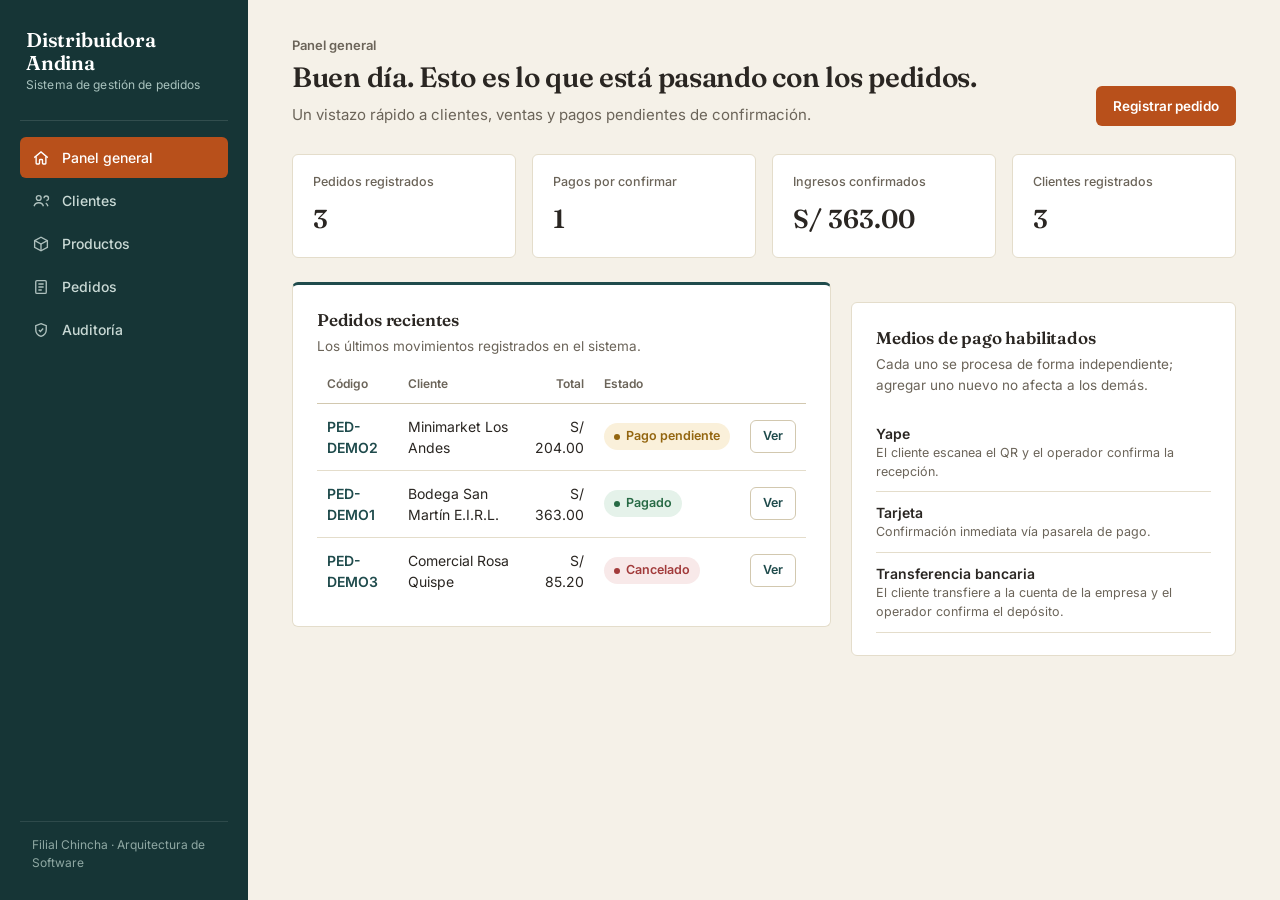
<file: index.html>
<!DOCTYPE html>
<html lang="es">
<head>
<meta charset="UTF-8">
<meta name="viewport" content="width=device-width, initial-scale=1.0">
<title>Panel general · Distribuidora Andina</title>
<link rel="stylesheet" href="css/styles.css">
</head>
<body>
<div class="shell">
  <aside class="sidebar">
    <div class="brand">
      <span class="brand-word">Distribuidora<br>Andina</span>
      <span class="brand-sub">Sistema de gestión de pedidos</span>
    </div>
    <div class="sidebar-divider"></div>
    <nav class="nav">
      <a href="index.html" aria-current="page">
        <svg viewBox="0 0 24 24" fill="none" stroke="currentColor" stroke-width="1.8"><path d="M3 11.5 12 4l9 7.5"/><path d="M5.5 10v9a1 1 0 0 0 1 1H9a1 1 0 0 0 1-1v-4a1 1 0 0 1 1-1h2a1 1 0 0 1 1 1v4a1 1 0 0 0 1 1h2.5a1 1 0 0 0 1-1v-9"/></svg>
        Panel general
      </a>
      <a href="clientes.html">
        <svg viewBox="0 0 24 24" fill="none" stroke="currentColor" stroke-width="1.8"><circle cx="9" cy="8" r="3.2"/><path d="M2.8 19c.7-3 3-4.7 6.2-4.7s5.5 1.7 6.2 4.7"/><path d="M16 8.3a3 3 0 1 1 3.2 3"/><path d="M21.2 19c-.4-1.9-1.4-3.3-2.9-4.1"/></svg>
        Clientes
      </a>
      <a href="productos.html">
        <svg viewBox="0 0 24 24" fill="none" stroke="currentColor" stroke-width="1.8"><path d="M3.5 7.5 12 3l8.5 4.5v9L12 21l-8.5-4.5v-9Z"/><path d="M3.7 7.6 12 12l8.3-4.4"/><path d="M12 12v9"/></svg>
        Productos
      </a>
      <a href="pedidos.html">
        <svg viewBox="0 0 24 24" fill="none" stroke="currentColor" stroke-width="1.8"><rect x="5" y="3.5" width="14" height="17" rx="1.6"/><path d="M8.5 8h7M8.5 12h7M8.5 16h4.5"/></svg>
        Pedidos
      </a>
      <a href="auditoria.html">
        <svg viewBox="0 0 24 24" fill="none" stroke="currentColor" stroke-width="1.8"><path d="M12 3.5 19 6.3v5.4c0 4.4-2.9 7.6-7 8.8-4.1-1.2-7-4.4-7-8.8V6.3Z"/><path d="M9.2 12.1l2 2 3.7-4"/></svg>
        Auditoría
      </a>
    </nav>
    <div class="sidebar-foot">Filial Chincha · Arquitectura de Software</div>
  </aside>

  <main class="main">
    <div class="page-head">
      <div>
        <p class="eyebrow">Panel general</p>
        <h1>Buen día. Esto es lo que está pasando con los pedidos.</h1>
        <p>Un vistazo rápido a clientes, ventas y pagos pendientes de confirmación.</p>
      </div>
      <a class="btn btn-accent" href="pedidos.html#nuevo">Registrar pedido</a>
    </div>

    <div class="kpi-row" id="kpi-row"></div>

    <div class="grid-2">
      <section class="panel panel-accent">
        <h2>Pedidos recientes</h2>
        <p class="panel-desc">Los últimos movimientos registrados en el sistema.</p>
        <div id="pedidos-recientes"></div>
      </section>

      <section class="panel">
        <h2>Medios de pago habilitados</h2>
        <p class="panel-desc">Cada uno se procesa de forma independiente; agregar uno nuevo no afecta a los demás.</p>
        <div id="medios-pago"></div>
      </section>
    </div>
  </main>
</div>

<script src="js/eventstore.js"></script>
<script src="js/domain.js"></script>
<script src="js/payments.js"></script>
<script src="js/data.js"></script>
<script src="js/commands.js"></script>
<script src="js/queries.js"></script>
<script src="js/ui-common.js"></script>
<script src="js/seed.js"></script>
<script>
  const kpis = App.Queries.kpis();
  document.getElementById('kpi-row').innerHTML = `
    <div class="kpi">
      <div class="kpi-label">Pedidos registrados</div>
      <div class="kpi-value">${kpis.totalPedidos}</div>
    </div>
    <div class="kpi">
      <div class="kpi-label">Pagos por confirmar</div>
      <div class="kpi-value">${kpis.pendientesPago}</div>
    </div>
    <div class="kpi">
      <div class="kpi-label">Ingresos confirmados</div>
      <div class="kpi-value">${App.UI.formatoMoneda(kpis.ingresosConfirmados)}</div>
    </div>
    <div class="kpi">
      <div class="kpi-label">Clientes registrados</div>
      <div class="kpi-value">${kpis.totalClientes}</div>
    </div>
  `;

  const recientes = App.Queries.listarPedidos().slice(0, 5);
  const cont = document.getElementById('pedidos-recientes');
  if (recientes.length === 0) {
    cont.innerHTML = `<div class="empty-state"><h3>Aún no hay pedidos</h3><p>Registra el primero desde el módulo de Pedidos.</p><a class="btn btn-primary" href="pedidos.html#nuevo">Registrar pedido</a></div>`;
  } else {
    cont.innerHTML = `
      <table>
        <thead><tr><th>Código</th><th>Cliente</th><th class="num">Total</th><th>Estado</th><th></th></tr></thead>
        <tbody>
          ${recientes.map(p => {
            const cliente = App.Data.obtenerCliente(p.clienteId);
            return `<tr>
              <td><span class="code">${p.id}</span></td>
              <td>${App.UI.escapeHtml(cliente ? cliente.nombre : 'Cliente eliminado')}</td>
              <td class="num">${App.UI.formatoMoneda(p.total)}</td>
              <td>${App.UI.badgeEstado(p.estado)}</td>
              <td><a class="btn btn-ghost btn-sm" href="pedido.html?id=${encodeURIComponent(p.id)}">Ver</a></td>
            </tr>`;
          }).join('')}
        </tbody>
      </table>
    `;
  }

  document.getElementById('medios-pago').innerHTML = App.Payments.listar().map(m => `
    <div style="padding:10px 0;border-bottom:1px solid var(--border);">
      <div style="font-weight:600;font-size:14px;">${m.label}</div>
      <div style="font-size:12.5px;color:var(--ink-soft);">${m.descripcion}</div>
    </div>
  `).join('');
</script>
</body>
</html>
</file>
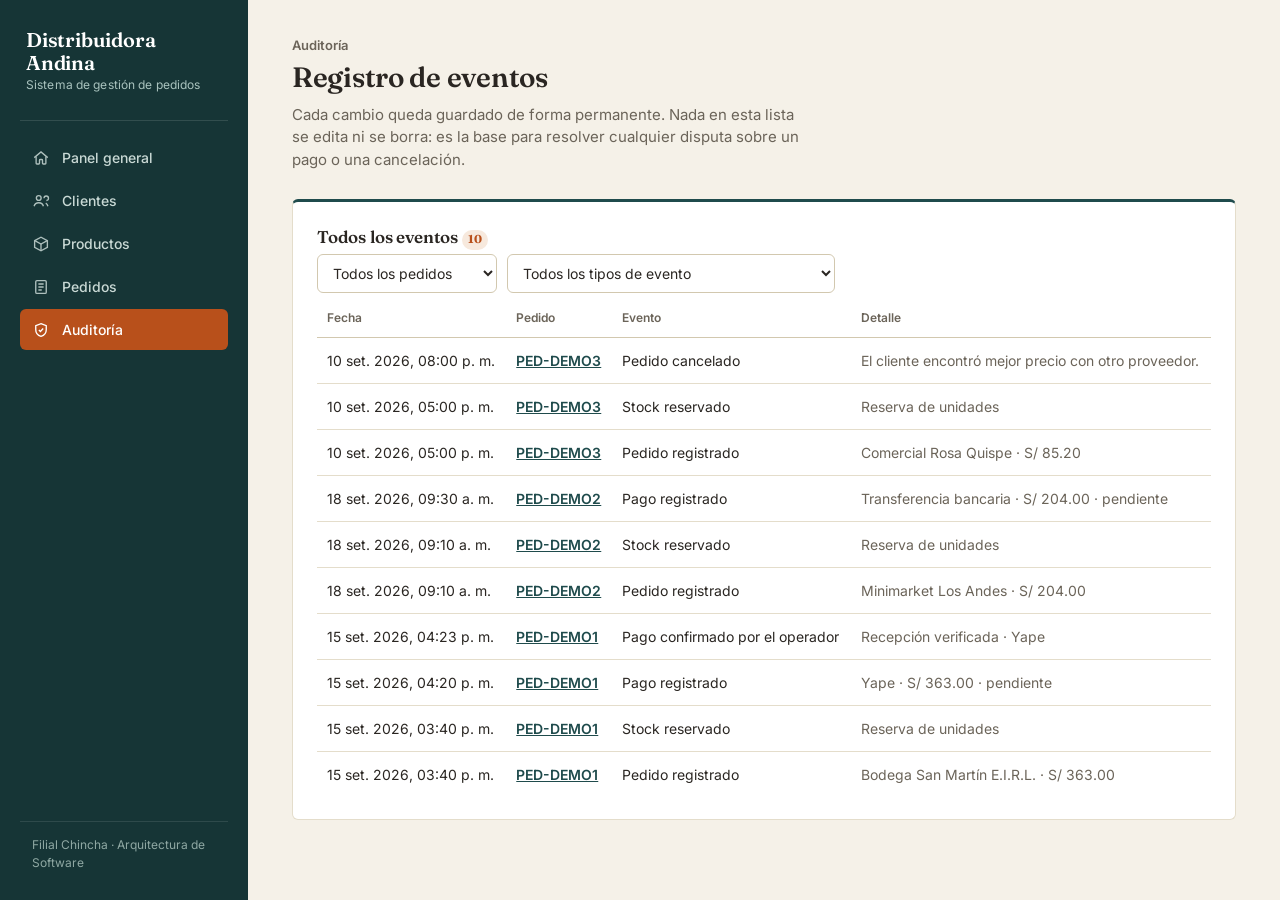
<file: auditoria.html>
<!DOCTYPE html>
<html lang="es">
<head>
<meta charset="UTF-8">
<meta name="viewport" content="width=device-width, initial-scale=1.0">
<title>Auditoría · Distribuidora Andina</title>
<link rel="stylesheet" href="css/styles.css">
</head>
<body>
<div class="shell">
  <aside class="sidebar">
    <div class="brand">
      <span class="brand-word">Distribuidora<br>Andina</span>
      <span class="brand-sub">Sistema de gestión de pedidos</span>
    </div>
    <div class="sidebar-divider"></div>
    <nav class="nav">
      <a href="index.html">
        <svg viewBox="0 0 24 24" fill="none" stroke="currentColor" stroke-width="1.8"><path d="M3 11.5 12 4l9 7.5"/><path d="M5.5 10v9a1 1 0 0 0 1 1H9a1 1 0 0 0 1-1v-4a1 1 0 0 1 1-1h2a1 1 0 0 1 1 1v4a1 1 0 0 0 1 1h2.5a1 1 0 0 0 1-1v-9"/></svg>
        Panel general
      </a>
      <a href="clientes.html">
        <svg viewBox="0 0 24 24" fill="none" stroke="currentColor" stroke-width="1.8"><circle cx="9" cy="8" r="3.2"/><path d="M2.8 19c.7-3 3-4.7 6.2-4.7s5.5 1.7 6.2 4.7"/><path d="M16 8.3a3 3 0 1 1 3.2 3"/><path d="M21.2 19c-.4-1.9-1.4-3.3-2.9-4.1"/></svg>
        Clientes
      </a>
      <a href="productos.html">
        <svg viewBox="0 0 24 24" fill="none" stroke="currentColor" stroke-width="1.8"><path d="M3.5 7.5 12 3l8.5 4.5v9L12 21l-8.5-4.5v-9Z"/><path d="M3.7 7.6 12 12l8.3-4.4"/><path d="M12 12v9"/></svg>
        Productos
      </a>
      <a href="pedidos.html">
        <svg viewBox="0 0 24 24" fill="none" stroke="currentColor" stroke-width="1.8"><rect x="5" y="3.5" width="14" height="17" rx="1.6"/><path d="M8.5 8h7M8.5 12h7M8.5 16h4.5"/></svg>
        Pedidos
      </a>
      <a href="auditoria.html" aria-current="page">
        <svg viewBox="0 0 24 24" fill="none" stroke="currentColor" stroke-width="1.8"><path d="M12 3.5 19 6.3v5.4c0 4.4-2.9 7.6-7 8.8-4.1-1.2-7-4.4-7-8.8V6.3Z"/><path d="M9.2 12.1l2 2 3.7-4"/></svg>
        Auditoría
      </a>
    </nav>
    <div class="sidebar-foot">Filial Chincha · Arquitectura de Software</div>
  </aside>

  <main class="main">
    <div class="page-head">
      <div>
        <p class="eyebrow">Auditoría</p>
        <h1>Registro de eventos</h1>
        <p>Cada cambio queda guardado de forma permanente. Nada en esta lista se edita ni se borra: es la base para resolver cualquier disputa sobre un pago o una cancelación.</p>
      </div>
    </div>

    <section class="panel panel-accent">
      <h2>Todos los eventos <span class="pill-count" id="contador-eventos">0</span></h2>
      <div class="filter-bar">
        <select id="filtro-pedido"><option value="">Todos los pedidos</option></select>
        <select id="filtro-tipo">
          <option value="">Todos los tipos de evento</option>
          <option value="PedidoRegistrado">Pedido registrado</option>
          <option value="StockReservado">Stock reservado</option>
          <option value="PagoRegistrado">Pago registrado</option>
          <option value="PagoConfirmado">Pago confirmado por el operador</option>
          <option value="TransferenciaConfirmada">Transferencia confirmada (registro antiguo)</option>
          <option value="PedidoCancelado">Pedido cancelado</option>
        </select>
      </div>
      <div id="tabla-eventos"></div>
    </section>
  </main>
</div>

<script src="js/eventstore.js"></script>
<script src="js/domain.js"></script>
<script src="js/payments.js"></script>
<script src="js/data.js"></script>
<script src="js/commands.js"></script>
<script src="js/queries.js"></script>
<script src="js/ui-common.js"></script>
<script src="js/seed.js"></script>
<script>
  const pedidoIds = App.EventStore.idsDePedidos();
  document.getElementById('filtro-pedido').innerHTML += pedidoIds.map(id => `<option value="${id}">${id}</option>`).join('');

  function resumenPayload(evento) {
    switch (evento.tipo) {
      case 'PedidoRegistrado': {
        const cliente = App.Data.obtenerCliente(evento.payload.clienteId);
        return `${App.UI.escapeHtml(cliente ? cliente.nombre : evento.payload.clienteId)} · ${App.UI.formatoMoneda(evento.payload.total)}`;
      }
      case 'PagoRegistrado': {
        const medio = App.Payments.obtener(evento.payload.medio);
        return `${medio ? medio.label : evento.payload.medio} · ${App.UI.formatoMoneda(evento.payload.monto)} · ${evento.payload.estadoPago === 'CONFIRMADO' ? 'confirmado' : 'pendiente'}`;
      }
      case 'PedidoCancelado':
        return App.UI.escapeHtml(evento.payload.motivo || '—');
      case 'PagoConfirmado': {
        const medio = App.Payments.obtener(evento.payload.medio);
        return `Recepción verificada${medio ? ' · ' + medio.label : ''}`;
      }
      case 'TransferenciaConfirmada':
        return 'Depósito verificado';
      case 'StockReservado':
        return 'Reserva de unidades';
      default:
        return '—';
    }
  }

  function pintar() {
    const filtroPedido = document.getElementById('filtro-pedido').value;
    const filtroTipo = document.getElementById('filtro-tipo').value;
    const eventos = App.Queries.historialCompleto()
      .filter(e => !filtroPedido || e.pedidoId === filtroPedido)
      .filter(e => !filtroTipo || e.tipo === filtroTipo)
      .slice()
      .reverse();

    document.getElementById('contador-eventos').textContent = eventos.length;
    const cont = document.getElementById('tabla-eventos');
    if (eventos.length === 0) {
      cont.innerHTML = `<div class="table-empty">No hay eventos con este filtro.</div>`;
      return;
    }
    cont.innerHTML = `
      <table>
        <thead><tr><th>Fecha</th><th>Pedido</th><th>Evento</th><th>Detalle</th></tr></thead>
        <tbody>
          ${eventos.map(e => `
            <tr>
              <td style="white-space:nowrap;">${App.UI.formatoFecha(e.fecha)}</td>
              <td><a class="code" href="pedido.html?id=${encodeURIComponent(e.pedidoId)}">${e.pedidoId}</a></td>
              <td>${App.Domain.etiquetaEvento(e.tipo)}</td>
              <td style="color:var(--ink-soft);">${resumenPayload(e)}</td>
            </tr>
          `).join('')}
        </tbody>
      </table>
    `;
  }

  document.getElementById('filtro-pedido').addEventListener('change', pintar);
  document.getElementById('filtro-tipo').addEventListener('change', pintar);
  pintar();
</script>
</body>
</html>
</file>
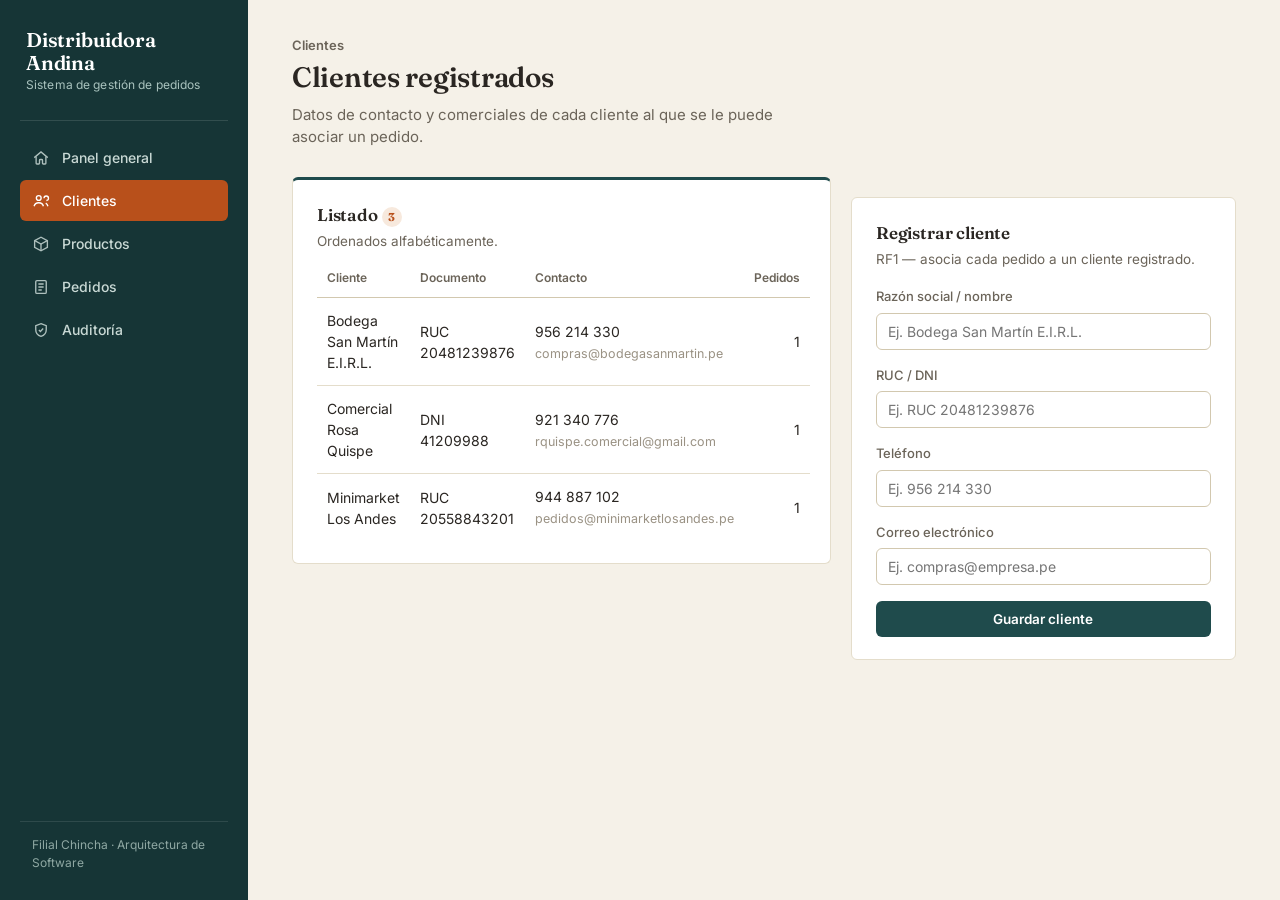
<file: clientes.html>
<!DOCTYPE html>
<html lang="es">
<head>
<meta charset="UTF-8">
<meta name="viewport" content="width=device-width, initial-scale=1.0">
<title>Clientes · Distribuidora Andina</title>
<link rel="stylesheet" href="css/styles.css">
</head>
<body>
<div class="shell">
  <aside class="sidebar">
    <div class="brand">
      <span class="brand-word">Distribuidora<br>Andina</span>
      <span class="brand-sub">Sistema de gestión de pedidos</span>
    </div>
    <div class="sidebar-divider"></div>
    <nav class="nav">
      <a href="index.html">
        <svg viewBox="0 0 24 24" fill="none" stroke="currentColor" stroke-width="1.8"><path d="M3 11.5 12 4l9 7.5"/><path d="M5.5 10v9a1 1 0 0 0 1 1H9a1 1 0 0 0 1-1v-4a1 1 0 0 1 1-1h2a1 1 0 0 1 1 1v4a1 1 0 0 0 1 1h2.5a1 1 0 0 0 1-1v-9"/></svg>
        Panel general
      </a>
      <a href="clientes.html" aria-current="page">
        <svg viewBox="0 0 24 24" fill="none" stroke="currentColor" stroke-width="1.8"><circle cx="9" cy="8" r="3.2"/><path d="M2.8 19c.7-3 3-4.7 6.2-4.7s5.5 1.7 6.2 4.7"/><path d="M16 8.3a3 3 0 1 1 3.2 3"/><path d="M21.2 19c-.4-1.9-1.4-3.3-2.9-4.1"/></svg>
        Clientes
      </a>
      <a href="productos.html">
        <svg viewBox="0 0 24 24" fill="none" stroke="currentColor" stroke-width="1.8"><path d="M3.5 7.5 12 3l8.5 4.5v9L12 21l-8.5-4.5v-9Z"/><path d="M3.7 7.6 12 12l8.3-4.4"/><path d="M12 12v9"/></svg>
        Productos
      </a>
      <a href="pedidos.html">
        <svg viewBox="0 0 24 24" fill="none" stroke="currentColor" stroke-width="1.8"><rect x="5" y="3.5" width="14" height="17" rx="1.6"/><path d="M8.5 8h7M8.5 12h7M8.5 16h4.5"/></svg>
        Pedidos
      </a>
      <a href="auditoria.html">
        <svg viewBox="0 0 24 24" fill="none" stroke="currentColor" stroke-width="1.8"><path d="M12 3.5 19 6.3v5.4c0 4.4-2.9 7.6-7 8.8-4.1-1.2-7-4.4-7-8.8V6.3Z"/><path d="M9.2 12.1l2 2 3.7-4"/></svg>
        Auditoría
      </a>
    </nav>
    <div class="sidebar-foot">Filial Chincha · Arquitectura de Software</div>
  </aside>

  <main class="main">
    <div class="page-head">
      <div>
        <p class="eyebrow">Clientes</p>
        <h1>Clientes registrados</h1>
        <p>Datos de contacto y comerciales de cada cliente al que se le puede asociar un pedido.</p>
      </div>
    </div>

    <div class="grid-2">
      <section class="panel panel-accent">
        <h2>Listado <span class="pill-count" id="contador-clientes">0</span></h2>
        <p class="panel-desc">Ordenados alfabéticamente.</p>
        <div id="tabla-clientes"></div>
      </section>

      <section class="panel">
        <h2>Registrar cliente</h2>
        <p class="panel-desc">RF1 — asocia cada pedido a un cliente registrado.</p>
        <form id="form-cliente">
          <div class="field">
            <label for="nombre">Razón social / nombre</label>
            <input type="text" id="nombre" required placeholder="Ej. Bodega San Martín E.I.R.L.">
          </div>
          <div class="field">
            <label for="documento">RUC / DNI</label>
            <input type="text" id="documento" required placeholder="Ej. RUC 20481239876">
          </div>
          <div class="field">
            <label for="telefono">Teléfono</label>
            <input type="tel" id="telefono" required placeholder="Ej. 956 214 330">
          </div>
          <div class="field">
            <label for="email">Correo electrónico</label>
            <input type="email" id="email" required placeholder="Ej. compras@empresa.pe">
          </div>
          <button class="btn btn-primary btn-block" type="submit">Guardar cliente</button>
        </form>
      </section>
    </div>
  </main>
</div>

<script src="js/eventstore.js"></script>
<script src="js/domain.js"></script>
<script src="js/payments.js"></script>
<script src="js/data.js"></script>
<script src="js/commands.js"></script>
<script src="js/queries.js"></script>
<script src="js/ui-common.js"></script>
<script src="js/seed.js"></script>
<script>
  function pintarClientes() {
    const clientes = App.Data.listarClientes();
    document.getElementById('contador-clientes').textContent = clientes.length;
    const cont = document.getElementById('tabla-clientes');
    if (clientes.length === 0) {
      cont.innerHTML = `<div class="empty-state"><h3>No hay clientes todavía</h3><p>Registra el primero con el formulario.</p></div>`;
      return;
    }
    cont.innerHTML = `
      <table>
        <thead><tr><th>Cliente</th><th>Documento</th><th>Contacto</th><th class="num">Pedidos</th></tr></thead>
        <tbody>
          ${clientes.map(c => {
            const pedidos = App.Queries.listarPedidosPorCliente(c.id);
            return `<tr>
              <td>${App.UI.escapeHtml(c.nombre)}</td>
              <td>${App.UI.escapeHtml(c.documento)}</td>
              <td>${App.UI.escapeHtml(c.telefono)}<br><span style="color:var(--ink-faint);font-size:12.5px;">${App.UI.escapeHtml(c.email)}</span></td>
              <td class="num">${pedidos.length}</td>
            </tr>`;
          }).join('')}
        </tbody>
      </table>
    `;
  }

  document.getElementById('form-cliente').addEventListener('submit', (e) => {
    e.preventDefault();
    try {
      App.Data.registrarCliente({
        nombre: document.getElementById('nombre').value.trim(),
        documento: document.getElementById('documento').value.trim(),
        telefono: document.getElementById('telefono').value.trim(),
        email: document.getElementById('email').value.trim(),
      });
      e.target.reset();
      pintarClientes();
      App.UI.toast('Cliente registrado correctamente.');
    } catch (err) {
      App.UI.manejarError(err);
    }
  });

  pintarClientes();
</script>
</body>
</html>
</file>
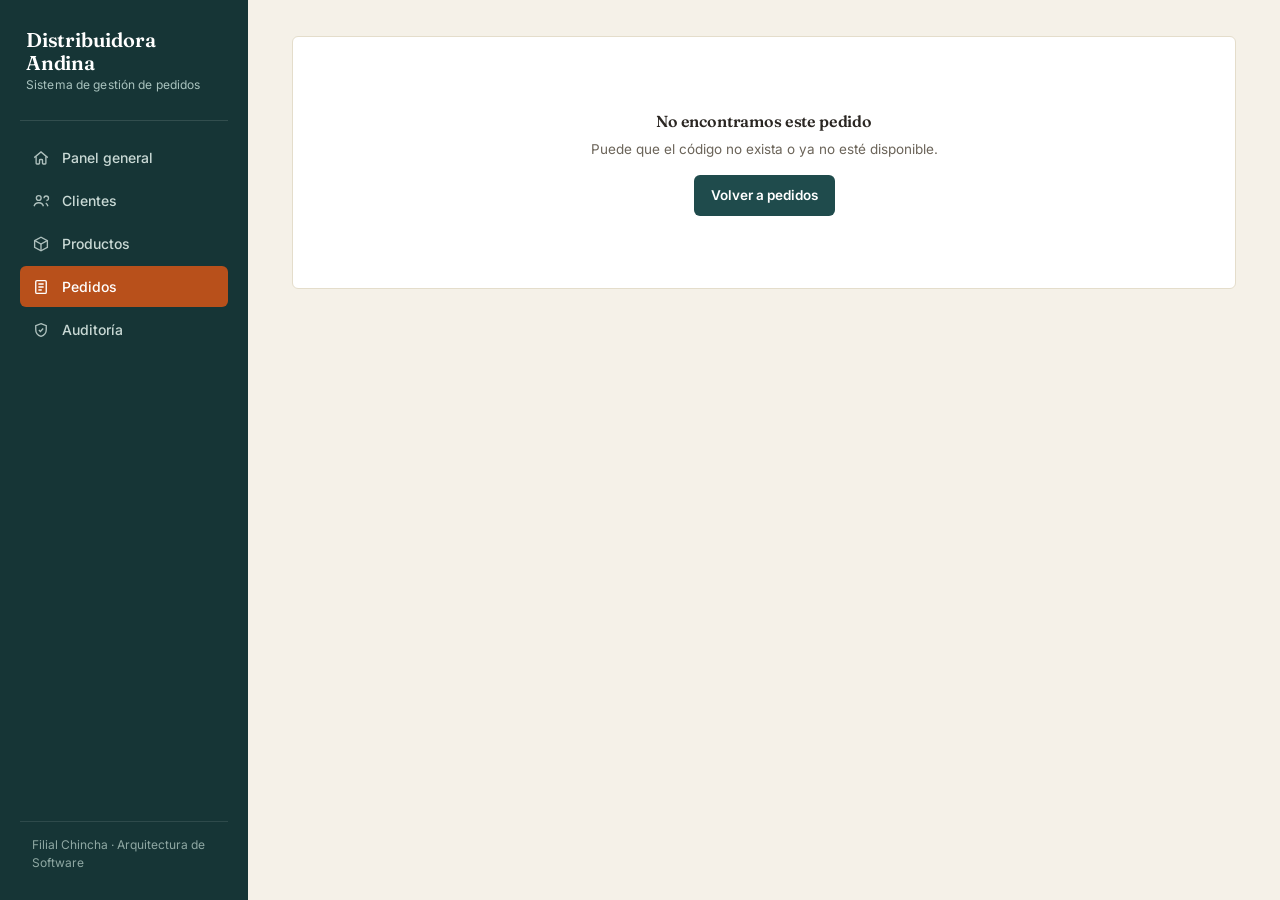
<file: pedido.html>
<!DOCTYPE html>
<html lang="es">
<head>
<meta charset="UTF-8">
<meta name="viewport" content="width=device-width, initial-scale=1.0">
<title>Detalle de pedido · Distribuidora Andina</title>
<link rel="stylesheet" href="css/styles.css">
</head>
<body>
<div class="shell">
  <aside class="sidebar">
    <div class="brand">
      <span class="brand-word">Distribuidora<br>Andina</span>
      <span class="brand-sub">Sistema de gestión de pedidos</span>
    </div>
    <div class="sidebar-divider"></div>
    <nav class="nav">
      <a href="index.html">
        <svg viewBox="0 0 24 24" fill="none" stroke="currentColor" stroke-width="1.8"><path d="M3 11.5 12 4l9 7.5"/><path d="M5.5 10v9a1 1 0 0 0 1 1H9a1 1 0 0 0 1-1v-4a1 1 0 0 1 1-1h2a1 1 0 0 1 1 1v4a1 1 0 0 0 1 1h2.5a1 1 0 0 0 1-1v-9"/></svg>
        Panel general
      </a>
      <a href="clientes.html">
        <svg viewBox="0 0 24 24" fill="none" stroke="currentColor" stroke-width="1.8"><circle cx="9" cy="8" r="3.2"/><path d="M2.8 19c.7-3 3-4.7 6.2-4.7s5.5 1.7 6.2 4.7"/><path d="M16 8.3a3 3 0 1 1 3.2 3"/><path d="M21.2 19c-.4-1.9-1.4-3.3-2.9-4.1"/></svg>
        Clientes
      </a>
      <a href="productos.html">
        <svg viewBox="0 0 24 24" fill="none" stroke="currentColor" stroke-width="1.8"><path d="M3.5 7.5 12 3l8.5 4.5v9L12 21l-8.5-4.5v-9Z"/><path d="M3.7 7.6 12 12l8.3-4.4"/><path d="M12 12v9"/></svg>
        Productos
      </a>
      <a href="pedidos.html" aria-current="page">
        <svg viewBox="0 0 24 24" fill="none" stroke="currentColor" stroke-width="1.8"><rect x="5" y="3.5" width="14" height="17" rx="1.6"/><path d="M8.5 8h7M8.5 12h7M8.5 16h4.5"/></svg>
        Pedidos
      </a>
      <a href="auditoria.html">
        <svg viewBox="0 0 24 24" fill="none" stroke="currentColor" stroke-width="1.8"><path d="M12 3.5 19 6.3v5.4c0 4.4-2.9 7.6-7 8.8-4.1-1.2-7-4.4-7-8.8V6.3Z"/><path d="M9.2 12.1l2 2 3.7-4"/></svg>
        Auditoría
      </a>
    </nav>
    <div class="sidebar-foot">Filial Chincha · Arquitectura de Software</div>
  </aside>

  <main class="main" id="main-content">
    <!-- contenido generado por JS -->
  </main>
</div>

<script src="js/eventstore.js"></script>
<script src="js/domain.js"></script>
<script src="js/payments.js"></script>
<script src="js/data.js"></script>
<script src="js/commands.js"></script>
<script src="js/queries.js"></script>
<script src="js/ui-common.js"></script>
<script src="js/seed.js"></script>
<script>
  const params = new URLSearchParams(window.location.search);
  const pedidoId = params.get('id');
  const main = document.getElementById('main-content');

  function detalleEvento(evento) {
    switch (evento.tipo) {
      case 'PedidoRegistrado': {
        const cliente = App.Data.obtenerCliente(evento.payload.clienteId);
        return `Cliente: ${App.UI.escapeHtml(cliente ? cliente.nombre : evento.payload.clienteId)} · ${evento.payload.items.length} producto(s) · Total ${App.UI.formatoMoneda(evento.payload.total)}`;
      }
      case 'StockReservado':
        return 'Se reservaron las unidades solicitadas mientras se confirma el pago.';
      case 'PagoRegistrado': {
        const medio = App.Payments.obtener(evento.payload.medio);
        const partes = [`Medio: ${medio ? medio.label : evento.payload.medio}`, `Monto: ${App.UI.formatoMoneda(evento.payload.monto)}`];
        if (evento.payload.nroOperacion) partes.push(`N.º operación: ${App.UI.escapeHtml(evento.payload.nroOperacion)}`);
        partes.push(evento.payload.estadoPago === 'CONFIRMADO' ? 'Confirmado al instante.' : 'Queda pendiente de confirmación por el operador.');
        return partes.join(' · ');
      }
      case 'PagoConfirmado': {
        const medio = App.Payments.obtener(evento.payload.medio);
        return `El operador verificó la recepción del pago${medio ? ' (' + medio.label + ')' : ''}.`;
      }
      case 'TransferenciaConfirmada':
        return 'El área de Pagos verificó el depósito en la cuenta de la empresa.';
      case 'PedidoCancelado':
        return `Motivo: ${App.UI.escapeHtml(evento.payload.motivo || 'No especificado')}`;
      default:
        return '';
    }
  }

  function claseTimeline(tipo) {
    if (tipo === 'PedidoCancelado') return 'is-cancel';
    if (tipo === 'PagoRegistrado' || tipo === 'PagoConfirmado' || tipo === 'TransferenciaConfirmada') return 'is-pago';
    return '';
  }

  const ICONO_COPIAR = '<svg viewBox="0 0 24 24" width="14" height="14" fill="none" stroke="currentColor" stroke-width="1.8"><rect x="8.5" y="8.5" width="11" height="11" rx="1.6"/><path d="M15.5 8.5v-2a1.6 1.6 0 0 0-1.6-1.6H6.1a1.6 1.6 0 0 0-1.6 1.6v7.8a1.6 1.6 0 0 0 1.6 1.6h2.4"/></svg>';

  /** Datos que el operador le muestra al cliente según el medio elegido. */
  function infoPagoHtml(medioTipo, total) {
    const monto = `<div class="pay-amount"><span>Monto a pagar</span><strong>${App.UI.formatoMoneda(total)}</strong></div>`;

    if (medioTipo === 'YAPE') {
      return `
        <div class="pay-info">
          ${monto}
          <div class="qr-box">
            <button type="button" class="qr-thumb" id="btn-ampliar-qr" title="Ampliar QR">
              <img src="${App.Payments.YAPE.qr}" alt="Código QR de Yape de Distribuidora Andina">
            </button>
            <p class="hint" style="text-align:center;">Pídele al cliente que escanee este código con Yape. Toca la imagen para ampliarla.</p>
          </div>
        </div>`;
    }

    if (medioTipo === 'TRANSFERENCIA') {
      const fila = (etiqueta, valor, copiable) => `
        <div class="bank-row">
          <dt>${etiqueta}</dt>
          <dd>
            <span>${App.UI.escapeHtml(valor)}</span>
            ${copiable ? `<button type="button" class="copy-btn" data-copy="${App.UI.escapeHtml(valor)}" title="Copiar">${ICONO_COPIAR}</button>` : ''}
          </dd>
        </div>`;
    
      const bloquesBancos = App.Payments.CUENTAS_BANCARIAS.map((b) => `
        <div class="bank-account">
          <h3 class="bank-name">${App.UI.escapeHtml(b.banco)}</h3>
          <dl class="bank-data">
            ${fila('Titular', b.titular, false)}
            ${fila(b.tipoCuenta, b.cuenta, true)}
            ${fila('CCI', b.cci, true)}
            ${fila('Moneda', b.moneda, false)}
          </dl>
        </div>
      `).join('');
    
      return `
        <div class="pay-info">
          ${monto}
          ${bloquesBancos}
          <p class="hint">Comparte estos datos con el cliente y pídele su número de operación al terminar.</p>
        </div>`;
    }

    return '';
  }

  function copiarTexto(texto) {
    const ok = () => App.UI.toast('Copiado: ' + texto);
    if (navigator.clipboard && navigator.clipboard.writeText) {
      navigator.clipboard.writeText(texto).then(ok, () => copiaAlternativa(texto, ok));
    } else {
      copiaAlternativa(texto, ok);
    }
  }

  function copiaAlternativa(texto, ok) {
    const ta = document.createElement('textarea');
    ta.value = texto;
    ta.style.position = 'fixed';
    ta.style.opacity = '0';
    document.body.appendChild(ta);
    ta.select();
    try { document.execCommand('copy'); ok(); } catch (e) { App.UI.toast('No se pudo copiar.', 'error'); }
    ta.remove();
  }

  function abrirQrAmpliado() {
    const overlay = document.createElement('div');
    overlay.className = 'qr-overlay';
    overlay.innerHTML = `
      <div class="qr-modal" role="dialog" aria-label="QR de Yape ampliado">
        <img src="${App.Payments.YAPE.qr}" alt="Código QR de Yape de Distribuidora Andina">
        <button type="button" class="btn btn-ghost btn-block">Cerrar</button>
      </div>`;
    const cerrar = () => { overlay.remove(); document.removeEventListener('keydown', onKey); };
    const onKey = (e) => { if (e.key === 'Escape') cerrar(); };
    overlay.addEventListener('click', (e) => { if (e.target === overlay || e.target.tagName === 'BUTTON') cerrar(); });
    document.addEventListener('keydown', onKey);
    document.body.appendChild(overlay);
  }

  /** Conecta los botones de copiar y de ampliar QR dentro de #info-pago. */
  function activarInfoPago(contenedor) {
    contenedor.querySelectorAll('.copy-btn').forEach((b) => b.addEventListener('click', () => copiarTexto(b.dataset.copy)));
    const qr = contenedor.querySelector('#btn-ampliar-qr');
    if (qr) qr.addEventListener('click', abrirQrAmpliado);
  }

  function render() {
    const pedido = pedidoId ? App.Queries.obtenerPedido(pedidoId) : null;

    if (!pedido) {
      main.innerHTML = `
        <div class="panel">
          <div class="empty-state">
            <h3>No encontramos este pedido</h3>
            <p>Puede que el código no exista o ya no esté disponible.</p>
            <a class="btn btn-primary" href="pedidos.html">Volver a pedidos</a>
          </div>
        </div>`;
      return;
    }

    const cliente = App.Data.obtenerCliente(pedido.clienteId);
    const eventos = App.Queries.historialDePedido(pedido.id);
    const medios = App.Payments.listar();

    let panelAccion = '';
    if (pedido.estado === 'CANCELADO') {
      panelAccion = `<p class="hint">Este pedido está cancelado. ${pedido.motivoCancelacion ? 'Motivo: ' + App.UI.escapeHtml(pedido.motivoCancelacion) : ''}</p>`;
    } else if (pedido.estado === 'PAGADO') {
      panelAccion = `<p class="hint">Este pedido ya fue pagado en su totalidad.</p>`;
    } else if (pedido.estado === 'PAGO_PENDIENTE') {
      const pago = pedido.pagos[pedido.pagos.length - 1];
      const medioPago = App.Payments.obtener(pago.medio);
      panelAccion = `
        <p class="hint" style="margin:0 0 12px;">Pago por <strong>${medioPago ? medioPago.label : pago.medio}</strong> registrado${pago.nroOperacion ? ' (N.º operación ' + App.UI.escapeHtml(pago.nroOperacion) + ')' : ''}, en espera de tu confirmación.</p>
        <div id="info-pago">${infoPagoHtml(pago.medio, pedido.total)}</div>
        <button class="btn btn-primary btn-block" id="btn-confirmar" style="margin-top:14px;">Confirmar que recibí el pago</button>
        <button class="btn btn-danger-ghost btn-block" id="btn-cancelar" style="margin-top:10px;">Cancelar pedido</button>
      `;
    } else {
      panelAccion = `
        <form id="form-pago">
          <div class="field">
            <label for="medio">Medio de pago</label>
            <select id="medio" required>
              ${medios.map(m => `<option value="${m.tipo}">${m.label}</option>`).join('')}
            </select>
          </div>
          <div id="info-pago"></div>
          <div class="field" id="campo-operacion" style="display:none;">
            <label for="nroOperacion" id="label-operacion">N.º de operación</label>
            <input type="text" id="nroOperacion" placeholder="Ej. OP-88213345">
          </div>
          <p class="hint" id="hint-pago"></p>
          <button class="btn btn-accent btn-block" type="submit" id="btn-registrar-pago">Registrar pago</button>
        </form>
        ${pedido.estado !== 'CANCELADO' ? `<button class="btn btn-danger-ghost btn-block" id="btn-cancelar" style="margin-top:10px;">Cancelar pedido</button>` : ''}
      `;
    }

    main.innerHTML = `
      <div class="page-head">
        <div>
          <p class="eyebrow"><a href="pedidos.html" style="color:inherit;">← Pedidos</a></p>
          <h1>Pedido <span class="code">${pedido.id}</span></h1>
          <p>${App.UI.escapeHtml(cliente ? cliente.nombre : 'Cliente eliminado')} · Creado el ${App.UI.formatoFecha(pedido.creadoEn)}</p>
        </div>
        <div>${App.UI.badgeEstado(pedido.estado)}</div>
      </div>

      <div class="grid-2">
        <div>
          <section class="panel panel-accent">
            <h2>Productos del pedido</h2>
            <table>
              <thead><tr><th>Producto</th><th class="num">Cantidad</th><th class="num">Precio</th><th class="num">Subtotal</th></tr></thead>
              <tbody>
                ${pedido.items.map(i => `
                  <tr>
                    <td>${App.UI.escapeHtml(i.nombre)}</td>
                    <td class="num">${i.cantidad}</td>
                    <td class="num">${App.UI.formatoMoneda(i.precioUnitario)}</td>
                    <td class="num">${App.UI.formatoMoneda(i.cantidad * i.precioUnitario)}</td>
                  </tr>
                `).join('')}
              </tbody>
            </table>
            <div class="total-strip">
              <span class="label">Total del pedido</span>
              <span class="value">${App.UI.formatoMoneda(pedido.total)}</span>
            </div>
          </section>

          <section class="panel">
            <h2>Historial de auditoría</h2>
            <p class="panel-desc">Cómo y cuándo este pedido llegó a su estado actual, evento por evento.</p>
            <div class="timeline">
              ${eventos.map(ev => `
                <div class="timeline-item ${claseTimeline(ev.tipo)}">
                  <div class="timeline-time">${App.UI.formatoFecha(ev.fecha)}</div>
                  <div class="timeline-title">${App.Domain.etiquetaEvento(ev.tipo)}</div>
                  <div class="timeline-detail">${detalleEvento(ev)}</div>
                </div>
              `).join('')}
            </div>
          </section>
        </div>

        <section class="panel">
          <h2>Pago</h2>
          <p class="panel-desc">Yape y transferencia quedan pendientes hasta que el operador confirme la recepción; la tarjeta confirma al instante.</p>
          ${panelAccion}
        </section>
      </div>
    `;

    const selectMedio = document.getElementById('medio');
    if (selectMedio) {
      const actualizarMedio = () => {
        const medio = App.Payments.obtener(selectMedio.value);
        const info = document.getElementById('info-pago');
        info.innerHTML = infoPagoHtml(selectMedio.value, pedido.total);
        activarInfoPago(info);

        const campo = document.getElementById('campo-operacion');
        const input = document.getElementById('nroOperacion');
        const label = document.getElementById('label-operacion');
        const pideNro = medio && medio.requiereConfirmacionOperador;
        campo.style.display = pideNro ? 'block' : 'none';
        if (!pideNro) input.value = '';
        if (medio && medio.requiereNroOperacion) {
          label.textContent = 'N.º de operación de la transferencia';
          input.placeholder = 'Ej. OP-88213345';
        } else {
          label.textContent = 'N.º de operación de Yape (opcional)';
          input.placeholder = 'Ej. 01234567';
        }

        const confirmaOperador = medio && medio.requiereConfirmacionOperador;
        document.getElementById('hint-pago').innerHTML = confirmaOperador
          ? `Queda <strong>pendiente</strong> hasta que confirmes la recepción por el total: <strong>${App.UI.formatoMoneda(pedido.total)}</strong>.`
          : `Se procesará por el total del pedido: <strong>${App.UI.formatoMoneda(pedido.total)}</strong>.`;
        document.getElementById('btn-registrar-pago').textContent = confirmaOperador ? 'Registrar pago (pendiente de confirmar)' : 'Registrar pago';
      };
      selectMedio.addEventListener('change', actualizarMedio);
      actualizarMedio();
    }

    const infoPendiente = document.getElementById('info-pago');
    if (infoPendiente && !selectMedio) activarInfoPago(infoPendiente);

    const formPago = document.getElementById('form-pago');
    if (formPago) {
      formPago.addEventListener('submit', (e) => {
        e.preventDefault();
        try {
          const medio = document.getElementById('medio').value;
          const nroOperacion = document.getElementById('nroOperacion') ? document.getElementById('nroOperacion').value.trim() : '';
          App.Commands.registrarPago(pedido.id, medio, pedido.total, nroOperacion);
          App.UI.toast('Pago registrado correctamente.');
          render();
        } catch (err) {
          App.UI.manejarError(err);
        }
      });
    }

    const btnConfirmar = document.getElementById('btn-confirmar');
    if (btnConfirmar) {
      btnConfirmar.addEventListener('click', () => {
        try {
          App.Commands.confirmarPago(pedido.id);
          App.UI.toast('Pago confirmado. Pedido marcado como pagado.');
          render();
        } catch (err) {
          App.UI.manejarError(err);
        }
      });
    }

    const btnCancelar = document.getElementById('btn-cancelar');
    if (btnCancelar) {
      btnCancelar.addEventListener('click', () => {
        const motivo = window.prompt('Motivo de la cancelación:');
        if (motivo === null) return;
        try {
          App.Commands.cancelarPedido(pedido.id, motivo);
          App.UI.toast('Pedido cancelado.');
          render();
        } catch (err) {
          App.UI.manejarError(err);
        }
      });
    }
  }

  render();
</script>
</body>
</html>
</file>
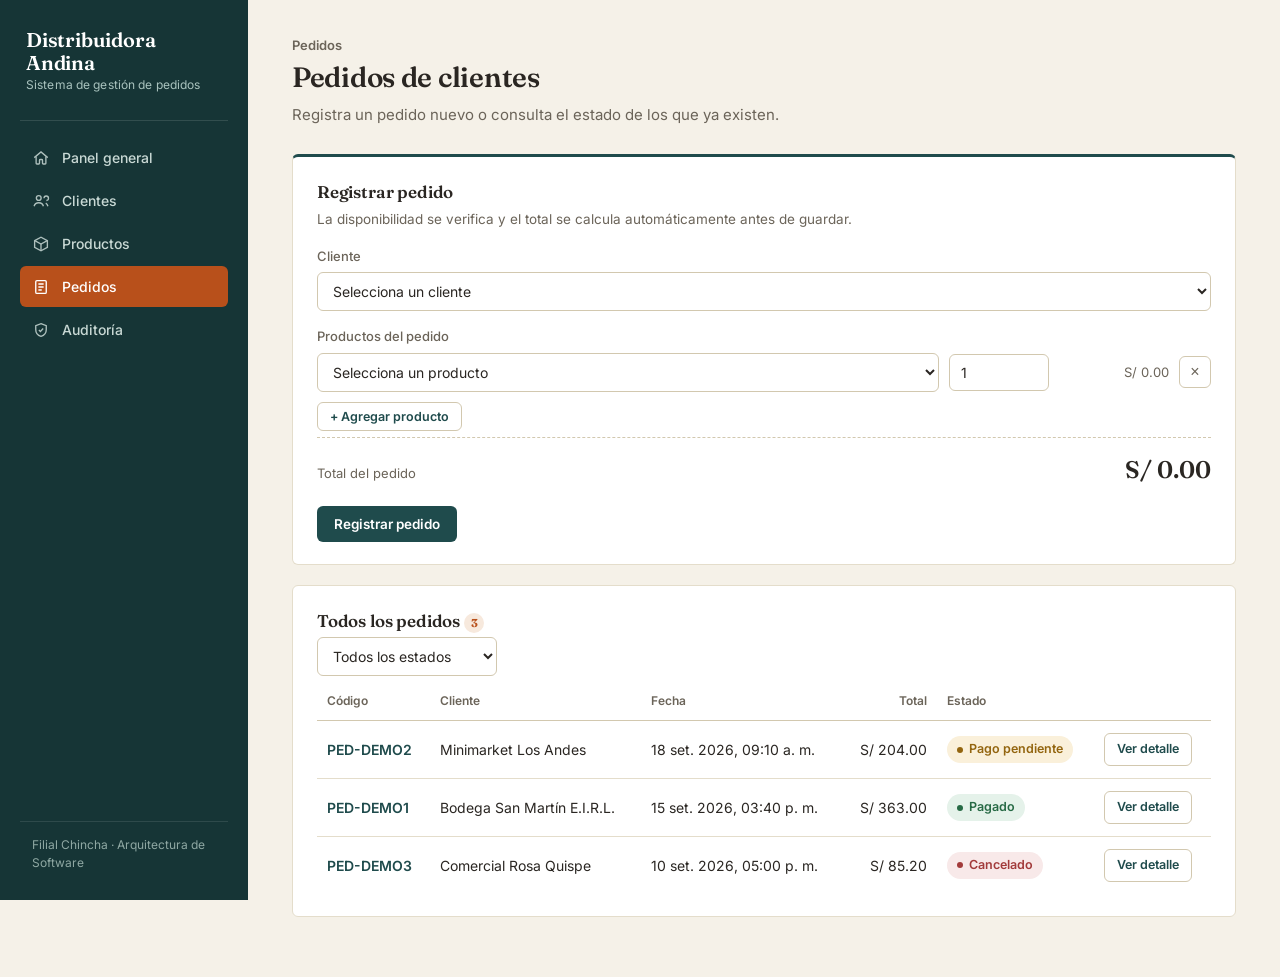
<file: pedidos.html>
<!DOCTYPE html>
<html lang="es">
<head>
<meta charset="UTF-8">
<meta name="viewport" content="width=device-width, initial-scale=1.0">
<title>Pedidos · Distribuidora Andina</title>
<link rel="stylesheet" href="css/styles.css">
</head>
<body>
<div class="shell">
  <aside class="sidebar">
    <div class="brand">
      <span class="brand-word">Distribuidora<br>Andina</span>
      <span class="brand-sub">Sistema de gestión de pedidos</span>
    </div>
    <div class="sidebar-divider"></div>
    <nav class="nav">
      <a href="index.html">
        <svg viewBox="0 0 24 24" fill="none" stroke="currentColor" stroke-width="1.8"><path d="M3 11.5 12 4l9 7.5"/><path d="M5.5 10v9a1 1 0 0 0 1 1H9a1 1 0 0 0 1-1v-4a1 1 0 0 1 1-1h2a1 1 0 0 1 1 1v4a1 1 0 0 0 1 1h2.5a1 1 0 0 0 1-1v-9"/></svg>
        Panel general
      </a>
      <a href="clientes.html">
        <svg viewBox="0 0 24 24" fill="none" stroke="currentColor" stroke-width="1.8"><circle cx="9" cy="8" r="3.2"/><path d="M2.8 19c.7-3 3-4.7 6.2-4.7s5.5 1.7 6.2 4.7"/><path d="M16 8.3a3 3 0 1 1 3.2 3"/><path d="M21.2 19c-.4-1.9-1.4-3.3-2.9-4.1"/></svg>
        Clientes
      </a>
      <a href="productos.html">
        <svg viewBox="0 0 24 24" fill="none" stroke="currentColor" stroke-width="1.8"><path d="M3.5 7.5 12 3l8.5 4.5v9L12 21l-8.5-4.5v-9Z"/><path d="M3.7 7.6 12 12l8.3-4.4"/><path d="M12 12v9"/></svg>
        Productos
      </a>
      <a href="pedidos.html" aria-current="page">
        <svg viewBox="0 0 24 24" fill="none" stroke="currentColor" stroke-width="1.8"><rect x="5" y="3.5" width="14" height="17" rx="1.6"/><path d="M8.5 8h7M8.5 12h7M8.5 16h4.5"/></svg>
        Pedidos
      </a>
      <a href="auditoria.html">
        <svg viewBox="0 0 24 24" fill="none" stroke="currentColor" stroke-width="1.8"><path d="M12 3.5 19 6.3v5.4c0 4.4-2.9 7.6-7 8.8-4.1-1.2-7-4.4-7-8.8V6.3Z"/><path d="M9.2 12.1l2 2 3.7-4"/></svg>
        Auditoría
      </a>
    </nav>
    <div class="sidebar-foot">Filial Chincha · Arquitectura de Software</div>
  </aside>

  <main class="main">
    <div class="page-head">
      <div>
        <p class="eyebrow">Pedidos</p>
        <h1>Pedidos de clientes</h1>
        <p>Registra un pedido nuevo o consulta el estado de los que ya existen.</p>
      </div>
    </div>

    <section class="panel panel-accent" id="nuevo">
      <h2>Registrar pedido</h2>
      <p class="panel-desc">La disponibilidad se verifica y el total se calcula automáticamente antes de guardar.</p>
      <form id="form-pedido">
        <div class="field">
          <label for="cliente">Cliente</label>
          <select id="cliente" required></select>
        </div>

        <label>Productos del pedido</label>
        <div id="lineas-item"></div>
        <button type="button" class="btn btn-ghost btn-sm" id="agregar-linea">+ Agregar producto</button>

        <div class="total-strip">
          <span class="label">Total del pedido</span>
          <span class="value" id="total-pedido">S/ 0.00</span>
        </div>

        <div class="actions-row">
          <button class="btn btn-primary" type="submit">Registrar pedido</button>
        </div>
      </form>
    </section>

    <section class="panel">
      <h2>Todos los pedidos <span class="pill-count" id="contador-pedidos">0</span></h2>
      <div class="filter-bar">
        <select id="filtro-estado">
          <option value="">Todos los estados</option>
          <option value="REGISTRADO">Registrado</option>
          <option value="STOCK_RESERVADO">Stock reservado</option>
          <option value="PAGO_PENDIENTE">Pago pendiente</option>
          <option value="PAGADO">Pagado</option>
          <option value="CANCELADO">Cancelado</option>
        </select>
      </div>
      <div id="tabla-pedidos"></div>
    </section>
  </main>
</div>

<script src="js/eventstore.js"></script>
<script src="js/domain.js"></script>
<script src="js/payments.js"></script>
<script src="js/data.js"></script>
<script src="js/commands.js"></script>
<script src="js/queries.js"></script>
<script src="js/ui-common.js"></script>
<script src="js/seed.js"></script>
<script>
  const productos = App.Data.listarProductos();
  const clientes = App.Data.listarClientes();

  document.getElementById('cliente').innerHTML =
    '<option value="">Selecciona un cliente</option>' +
    clientes.map(c => `<option value="${c.id}">${App.UI.escapeHtml(c.nombre)}</option>`).join('');

  const lineasCont = document.getElementById('lineas-item');
  let contadorLinea = 0;

  function opcionesProducto(seleccionado) {
    return '<option value="">Selecciona un producto</option>' + productos.map(p => {
      const disp = App.Data.stockDisponible(p);
      return `<option value="${p.id}" ${p.id === seleccionado ? 'selected' : ''}>${App.UI.escapeHtml(p.nombre)} · disp. ${disp}</option>`;
    }).join('');
  }

  function agregarLinea() {
    contadorLinea++;
    const id = 'linea-' + contadorLinea;
    const div = document.createElement('div');
    div.className = 'item-line';
    div.id = id;
    div.innerHTML = `
      <select class="linea-producto">${opcionesProducto()}</select>
      <input type="number" class="linea-cantidad" min="1" step="1" value="1">
      <span class="line-total">S/ 0.00</span>
      <button type="button" class="remove-btn" title="Quitar">×</button>
    `;
    lineasCont.appendChild(div);
    div.querySelector('.linea-producto').addEventListener('change', recalcular);
    div.querySelector('.linea-cantidad').addEventListener('input', recalcular);
    div.querySelector('.remove-btn').addEventListener('click', () => { div.remove(); recalcular(); });
    recalcular();
  }

  function recalcular() {
    let total = 0;
    lineasCont.querySelectorAll('.item-line').forEach(linea => {
      const productoId = linea.querySelector('.linea-producto').value;
      const cantidad = parseInt(linea.querySelector('.linea-cantidad').value, 10) || 0;
      const producto = productos.find(p => p.id === productoId);
      const subtotal = producto ? producto.precio * cantidad : 0;
      linea.querySelector('.line-total').textContent = App.UI.formatoMoneda(subtotal);
      total += subtotal;
    });
    document.getElementById('total-pedido').textContent = App.UI.formatoMoneda(total);
  }

  document.getElementById('agregar-linea').addEventListener('click', agregarLinea);
  agregarLinea();

  document.getElementById('form-pedido').addEventListener('submit', (e) => {
    e.preventDefault();
    try {
      const clienteId = document.getElementById('cliente').value;
      const items = Array.from(lineasCont.querySelectorAll('.item-line')).map(linea => ({
        productoId: linea.querySelector('.linea-producto').value,
        cantidad: parseInt(linea.querySelector('.linea-cantidad').value, 10) || 0,
      })).filter(i => i.productoId);

      const pedidoId = App.Commands.registrarPedido(clienteId, items);
      App.UI.toast(`Pedido ${pedidoId} registrado correctamente.`);
      window.location.href = 'pedido.html?id=' + encodeURIComponent(pedidoId);
    } catch (err) {
      App.UI.manejarError(err);
    }
  });

  function pintarPedidos() {
    const filtro = document.getElementById('filtro-estado').value;
    const pedidos = App.Queries.listarPedidos().filter(p => !filtro || p.estado === filtro);
    document.getElementById('contador-pedidos').textContent = pedidos.length;
    const cont = document.getElementById('tabla-pedidos');
    if (pedidos.length === 0) {
      cont.innerHTML = `<div class="table-empty">No hay pedidos con este filtro.</div>`;
      return;
    }
    cont.innerHTML = `
      <table>
        <thead><tr><th>Código</th><th>Cliente</th><th>Fecha</th><th class="num">Total</th><th>Estado</th><th></th></tr></thead>
        <tbody>
          ${pedidos.map(p => {
            const cliente = App.Data.obtenerCliente(p.clienteId);
            return `<tr>
              <td><span class="code">${p.id}</span></td>
              <td>${App.UI.escapeHtml(cliente ? cliente.nombre : 'Cliente eliminado')}</td>
              <td>${App.UI.formatoFecha(p.creadoEn)}</td>
              <td class="num">${App.UI.formatoMoneda(p.total)}</td>
              <td>${App.UI.badgeEstado(p.estado)}</td>
              <td><a class="btn btn-ghost btn-sm" href="pedido.html?id=${encodeURIComponent(p.id)}">Ver detalle</a></td>
            </tr>`;
          }).join('')}
        </tbody>
      </table>
    `;
  }

  document.getElementById('filtro-estado').addEventListener('change', pintarPedidos);
  pintarPedidos();

  if (window.location.hash === '#nuevo') {
    document.getElementById('nuevo').scrollIntoView({ behavior: 'smooth' });
  }
</script>
</body>
</html>
</file>
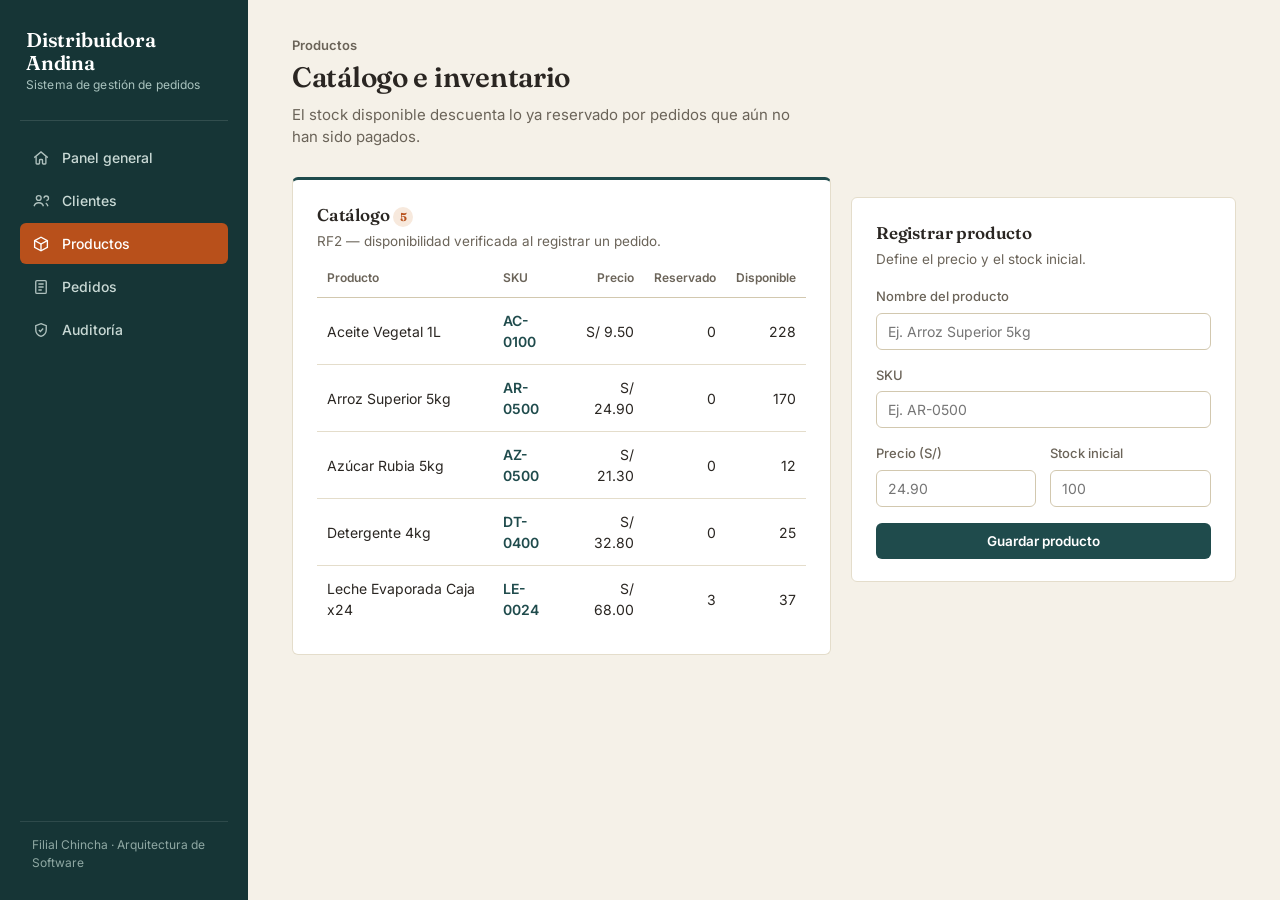
<file: productos.html>
<!DOCTYPE html>
<html lang="es">
<head>
<meta charset="UTF-8">
<meta name="viewport" content="width=device-width, initial-scale=1.0">
<title>Productos · Distribuidora Andina</title>
<link rel="stylesheet" href="css/styles.css">
</head>
<body>
<div class="shell">
  <aside class="sidebar">
    <div class="brand">
      <span class="brand-word">Distribuidora<br>Andina</span>
      <span class="brand-sub">Sistema de gestión de pedidos</span>
    </div>
    <div class="sidebar-divider"></div>
    <nav class="nav">
      <a href="index.html">
        <svg viewBox="0 0 24 24" fill="none" stroke="currentColor" stroke-width="1.8"><path d="M3 11.5 12 4l9 7.5"/><path d="M5.5 10v9a1 1 0 0 0 1 1H9a1 1 0 0 0 1-1v-4a1 1 0 0 1 1-1h2a1 1 0 0 1 1 1v4a1 1 0 0 0 1 1h2.5a1 1 0 0 0 1-1v-9"/></svg>
        Panel general
      </a>
      <a href="clientes.html">
        <svg viewBox="0 0 24 24" fill="none" stroke="currentColor" stroke-width="1.8"><circle cx="9" cy="8" r="3.2"/><path d="M2.8 19c.7-3 3-4.7 6.2-4.7s5.5 1.7 6.2 4.7"/><path d="M16 8.3a3 3 0 1 1 3.2 3"/><path d="M21.2 19c-.4-1.9-1.4-3.3-2.9-4.1"/></svg>
        Clientes
      </a>
      <a href="productos.html" aria-current="page">
        <svg viewBox="0 0 24 24" fill="none" stroke="currentColor" stroke-width="1.8"><path d="M3.5 7.5 12 3l8.5 4.5v9L12 21l-8.5-4.5v-9Z"/><path d="M3.7 7.6 12 12l8.3-4.4"/><path d="M12 12v9"/></svg>
        Productos
      </a>
      <a href="pedidos.html">
        <svg viewBox="0 0 24 24" fill="none" stroke="currentColor" stroke-width="1.8"><rect x="5" y="3.5" width="14" height="17" rx="1.6"/><path d="M8.5 8h7M8.5 12h7M8.5 16h4.5"/></svg>
        Pedidos
      </a>
      <a href="auditoria.html">
        <svg viewBox="0 0 24 24" fill="none" stroke="currentColor" stroke-width="1.8"><path d="M12 3.5 19 6.3v5.4c0 4.4-2.9 7.6-7 8.8-4.1-1.2-7-4.4-7-8.8V6.3Z"/><path d="M9.2 12.1l2 2 3.7-4"/></svg>
        Auditoría
      </a>
    </nav>
    <div class="sidebar-foot">Filial Chincha · Arquitectura de Software</div>
  </aside>

  <main class="main">
    <div class="page-head">
      <div>
        <p class="eyebrow">Productos</p>
        <h1>Catálogo e inventario</h1>
        <p>El stock disponible descuenta lo ya reservado por pedidos que aún no han sido pagados.</p>
      </div>
    </div>

    <div class="grid-2">
      <section class="panel panel-accent">
        <h2>Catálogo <span class="pill-count" id="contador-productos">0</span></h2>
        <p class="panel-desc">RF2 — disponibilidad verificada al registrar un pedido.</p>
        <div id="tabla-productos"></div>
      </section>

      <section class="panel">
        <h2>Registrar producto</h2>
        <p class="panel-desc">Define el precio y el stock inicial.</p>
        <form id="form-producto">
          <div class="field">
            <label for="nombre">Nombre del producto</label>
            <input type="text" id="nombre" required placeholder="Ej. Arroz Superior 5kg">
          </div>
          <div class="field">
            <label for="sku">SKU</label>
            <input type="text" id="sku" required placeholder="Ej. AR-0500">
          </div>
          <div class="field-row">
            <div class="field">
              <label for="precio">Precio (S/)</label>
              <input type="number" id="precio" required min="0.01" step="0.01" placeholder="24.90">
            </div>
            <div class="field">
              <label for="stock">Stock inicial</label>
              <input type="number" id="stock" required min="0" step="1" placeholder="100">
            </div>
          </div>
          <button class="btn btn-primary btn-block" type="submit">Guardar producto</button>
        </form>
      </section>
    </div>
  </main>
</div>

<script src="js/eventstore.js"></script>
<script src="js/domain.js"></script>
<script src="js/payments.js"></script>
<script src="js/data.js"></script>
<script src="js/commands.js"></script>
<script src="js/queries.js"></script>
<script src="js/ui-common.js"></script>
<script src="js/seed.js"></script>
<script>
  function pintarProductos() {
    const productos = App.Data.listarProductos();
    document.getElementById('contador-productos').textContent = productos.length;
    const cont = document.getElementById('tabla-productos');
    if (productos.length === 0) {
      cont.innerHTML = `<div class="empty-state"><h3>No hay productos todavía</h3><p>Registra el primero con el formulario.</p></div>`;
      return;
    }
    cont.innerHTML = `
      <table>
        <thead><tr><th>Producto</th><th>SKU</th><th class="num">Precio</th><th class="num">Reservado</th><th class="num">Disponible</th></tr></thead>
        <tbody>
          ${productos.map(p => {
            const disponible = App.Data.stockDisponible(p);
            const bajo = disponible <= 10;
            return `<tr>
              <td>${App.UI.escapeHtml(p.nombre)}</td>
              <td><span class="code">${App.UI.escapeHtml(p.sku)}</span></td>
              <td class="num">${App.UI.formatoMoneda(p.precio)}</td>
              <td class="num">${p.stockReservado || 0}</td>
              <td class="num" style="${bajo ? 'color:var(--st-pendiente-fg);font-weight:600;' : ''}">${disponible}${bajo ? ' · bajo' : ''}</td>
            </tr>`;
          }).join('')}
        </tbody>
      </table>
    `;
  }

  document.getElementById('form-producto').addEventListener('submit', (e) => {
    e.preventDefault();
    try {
      const precio = parseFloat(document.getElementById('precio').value);
      const stock = parseInt(document.getElementById('stock').value, 10);
      if (!(precio > 0)) throw new Error('El precio debe ser mayor a cero.');
      if (!(stock >= 0)) throw new Error('El stock inicial no puede ser negativo.');
      App.Data.registrarProducto({
        nombre: document.getElementById('nombre').value.trim(),
        sku: document.getElementById('sku').value.trim(),
        precio,
        stockDisponible: stock,
      });
      e.target.reset();
      pintarProductos();
      App.UI.toast('Producto registrado correctamente.');
    } catch (err) {
      App.UI.manejarError(err);
    }
  });

  pintarProductos();
</script>
</body>
</html>
</file>
<file: css/styles.css>
@import url('https://fonts.googleapis.com/css2?family=Fraunces:opsz,wght@9..144,500;9..144,600;9..144,700&family=Inter:wght@400;500;600;700&display=swap');

:root{
  --bg: #F5F1E8;
  --surface: #FFFFFF;
  --surface-sunken: #FBF9F4;
  --ink: #2A2622;
  --ink-soft: #6B6459;
  --ink-faint: #9A9284;
  --border: #E4DDCB;
  --border-strong: #D2C8AF;
  --primary: #1F4B4C;
  --primary-dark: #163536;
  --primary-tint: #E7EFEE;
  --accent: #B8501B;
  --accent-tint: #F7E9DD;
  --gold: #A9812F;

  --st-registrado-fg: #52606D;
  --st-registrado-bg: #EAEDF0;
  --st-reservado-fg: #1D5F8A;
  --st-reservado-bg: #E4EFF6;
  --st-pendiente-fg: #93650F;
  --st-pendiente-bg: #FAF0DA;
  --st-pagado-fg: #276A45;
  --st-pagado-bg: #E5F2EA;
  --st-cancelado-fg: #A23B3B;
  --st-cancelado-bg: #F8E9E9;

  --radius: 6px;
  --sidebar-w: 248px;
}

*{ box-sizing: border-box; }
html, body{ height: 100%; }
body{
  margin: 0;
  background: var(--bg);
  color: var(--ink);
  font-family: 'Inter', -apple-system, BlinkMacSystemFont, sans-serif;
  font-size: 15px;
  line-height: 1.5;
}

h1, h2, h3, .brand-word{
  font-family: 'Fraunces', Georgia, serif;
  color: var(--ink);
  font-weight: 600;
  letter-spacing: -0.01em;
}

a{ color: inherit; }

/* ---------- Shell layout ---------- */
.shell{
  display: grid;
  grid-template-columns: var(--sidebar-w) 1fr;
  min-height: 100vh;
}

.sidebar{
  background: var(--primary-dark);
  color: #E7EEEC;
  padding: 28px 20px;
  display: flex;
  flex-direction: column;
  position: sticky;
  top: 0;
  height: 100vh;
}

.brand{
  display: flex;
  flex-direction: column;
  gap: 2px;
  margin-bottom: 6px;
  padding: 0 6px;
}
.brand-word{
  color: #fff;
  font-size: 20px;
  line-height: 1.15;
}
.brand-sub{
  font-size: 12px;
  color: #A9C3BE;
  letter-spacing: 0.01em;
}

.sidebar-divider{
  height: 1px;
  background: rgba(255,255,255,0.12);
  margin: 20px 0 16px;
}

.nav{
  display: flex;
  flex-direction: column;
  gap: 2px;
}
.nav a{
  display: flex;
  align-items: center;
  gap: 12px;
  padding: 10px 12px;
  border-radius: var(--radius);
  text-decoration: none;
  color: #C9D9D5;
  font-size: 14px;
  font-weight: 500;
  transition: background .15s ease, color .15s ease;
}
.nav a svg{ width: 18px; height: 18px; flex: none; opacity: .85; }
.nav a:hover{ background: rgba(255,255,255,0.08); color: #fff; }
.nav a[aria-current="page"]{
  background: var(--accent);
  color: #fff;
}
.nav a[aria-current="page"] svg{ opacity: 1; }

.sidebar-foot{
  margin-top: auto;
  padding: 14px 12px 0;
  font-size: 12px;
  color: #8FA8A3;
  border-top: 1px solid rgba(255,255,255,0.1);
}

.main{
  padding: 36px 44px 60px;
  max-width: 1180px;
  width: 100%;
}

.page-head{
  display: flex;
  justify-content: space-between;
  align-items: flex-end;
  gap: 20px;
  margin-bottom: 28px;
  flex-wrap: wrap;
}
.page-head h1{ font-size: 28px; margin: 0 0 6px; }
.page-head p{ margin: 0; color: var(--ink-soft); max-width: 58ch; }
.eyebrow{
  font-size: 13px;
  color: var(--accent);
  font-weight: 600;
  margin: 0 0 6px;
}

/* ---------- Panels ---------- */
.panel{
  background: var(--surface);
  border: 1px solid var(--border);
  border-radius: var(--radius);
  padding: 22px 24px;
}
.panel + .panel{ margin-top: 20px; }
.panel-accent{ border-top: 3px solid var(--primary); }
.panel h2{ font-size: 17px; margin: 0 0 4px; }
.panel .panel-desc{ color: var(--ink-soft); font-size: 13.5px; margin: 0 0 18px; }

.grid-2{ display: grid; grid-template-columns: 1.4fr 1fr; gap: 20px; align-items: start; }
.grid-2 > *{ min-width: 0; }
@media (max-width: 980px){ .grid-2{ grid-template-columns: 1fr; } }

/* ---------- KPI cards ---------- */
.kpi-row{
  display: grid;
  grid-template-columns: repeat(4, 1fr);
  gap: 16px;
  margin-bottom: 24px;
}
@media (max-width: 900px){ .kpi-row{ grid-template-columns: repeat(2, 1fr); } }
.kpi{
  background: var(--surface);
  border: 1px solid var(--border);
  border-radius: var(--radius);
  padding: 18px 20px;
}
.kpi .kpi-label{ font-size: 12.5px; color: var(--ink-soft); font-weight: 500; margin-bottom: 8px; }
.kpi .kpi-value{ font-family: 'Fraunces', serif; font-size: 26px; font-weight: 600; }
.kpi .kpi-value small{ font-size: 15px; color: var(--ink-soft); font-weight: 500; }

/* ---------- Tables ---------- */
table{ width: 100%; border-collapse: collapse; font-size: 14px; }
thead th{
  text-align: left;
  font-size: 12px;
  color: var(--ink-soft);
  font-weight: 600;
  padding: 0 10px 10px;
  border-bottom: 1px solid var(--border-strong);
}
tbody td{
  padding: 12px 10px;
  border-bottom: 1px solid var(--border);
  vertical-align: middle;
}
tbody tr:last-child td{ border-bottom: none; }
tbody tr:hover{ background: var(--surface-sunken); }
td.num, th.num{ text-align: right; }
.table-empty{ color: var(--ink-faint); padding: 26px 10px; text-align: center; font-size: 14px; }

/* ---------- Badges ---------- */
.badge{
  display: inline-flex;
  align-items: center;
  gap: 6px;
  padding: 4px 10px;
  border-radius: 100px;
  font-size: 12.5px;
  font-weight: 600;
  white-space: nowrap;
}
.badge::before{ content: ''; width: 6px; height: 6px; border-radius: 50%; background: currentColor; }
.badge.st-REGISTRADO{ color: var(--st-registrado-fg); background: var(--st-registrado-bg); }
.badge.st-STOCK_RESERVADO{ color: var(--st-reservado-fg); background: var(--st-reservado-bg); }
.badge.st-PAGO_PENDIENTE{ color: var(--st-pendiente-fg); background: var(--st-pendiente-bg); }
.badge.st-PAGADO{ color: var(--st-pagado-fg); background: var(--st-pagado-bg); }
.badge.st-CANCELADO{ color: var(--st-cancelado-fg); background: var(--st-cancelado-bg); }

/* ---------- Forms ---------- */
label{ display: block; font-size: 13px; font-weight: 500; color: var(--ink-soft); margin-bottom: 6px; }
.field{ margin-bottom: 16px; }
input[type="text"], input[type="email"], input[type="tel"], input[type="number"], select, textarea{
  width: 100%;
  padding: 9px 11px;
  border: 1px solid var(--border-strong);
  border-radius: var(--radius);
  font-family: inherit;
  font-size: 14px;
  color: var(--ink);
  background: #fff;
}
input:focus, select:focus, textarea:focus{
  outline: 2px solid var(--primary);
  outline-offset: 1px;
  border-color: var(--primary);
}
.field-row{ display: grid; grid-template-columns: 1fr 1fr; gap: 14px; }
.hint{ font-size: 12.5px; color: var(--ink-faint); margin-top: 5px; }
.error-text{ font-size: 12.5px; color: var(--st-cancelado-fg); margin-top: 5px; }

fieldset{ border: none; padding: 0; margin: 0; }

/* ---------- Buttons ---------- */
.btn{
  display: inline-flex;
  align-items: center;
  gap: 8px;
  justify-content: center;
  padding: 9px 16px;
  border-radius: var(--radius);
  border: 1px solid transparent;
  font-family: inherit;
  font-size: 13.5px;
  font-weight: 600;
  cursor: pointer;
  text-decoration: none;
  transition: opacity .15s ease, background .15s ease;
}
.btn:disabled{ opacity: .45; cursor: not-allowed; }
.btn-primary{ background: var(--primary); color: #fff; }
.btn-primary:hover:not(:disabled){ background: var(--primary-dark); }
.btn-accent{ background: var(--accent); color: #fff; }
.btn-accent:hover:not(:disabled){ opacity: .9; }
.btn-ghost{ background: transparent; color: var(--primary); border-color: var(--border-strong); }
.btn-ghost:hover:not(:disabled){ background: var(--primary-tint); }
.btn-danger-ghost{ background: transparent; color: var(--st-cancelado-fg); border-color: var(--border-strong); }
.btn-danger-ghost:hover:not(:disabled){ background: var(--st-cancelado-bg); }
.btn-sm{ padding: 6px 12px; font-size: 12.5px; }
.btn-block{ width: 100%; }

.actions-row{ display: flex; gap: 10px; margin-top: 18px; flex-wrap: wrap; }

/* ---------- Items builder (pedido form) ---------- */
.item-line{
  display: grid;
  grid-template-columns: 1fr 100px 110px 32px;
  gap: 10px;
  align-items: center;
  margin-bottom: 10px;
}
.item-line .remove-btn{
  width: 32px; height: 32px;
  border-radius: var(--radius);
  border: 1px solid var(--border-strong);
  background: #fff;
  color: var(--ink-soft);
  cursor: pointer;
  font-size: 16px;
  line-height: 1;
}
.item-line .remove-btn:hover{ background: var(--st-cancelado-bg); color: var(--st-cancelado-fg); }
.line-total{ font-size: 13px; color: var(--ink-soft); text-align: right; }

.total-strip{
  display: flex;
  justify-content: space-between;
  align-items: baseline;
  padding-top: 14px;
  margin-top: 6px;
  border-top: 1px dashed var(--border-strong);
}
.total-strip .label{ font-size: 13px; color: var(--ink-soft); }
.total-strip .value{ font-family: 'Fraunces', serif; font-size: 24px; font-weight: 600; }

/* ---------- Timeline (auditoría) ---------- */
.timeline{ position: relative; padding-left: 26px; }
.timeline::before{
  content: '';
  position: absolute;
  left: 6px; top: 4px; bottom: 4px;
  width: 2px;
  background: var(--border-strong);
}
.timeline-item{ position: relative; padding-bottom: 22px; }
.timeline-item:last-child{ padding-bottom: 0; }
.timeline-item::before{
  content: '';
  position: absolute;
  left: -26px; top: 3px;
  width: 12px; height: 12px;
  border-radius: 50%;
  background: var(--primary);
  border: 2px solid var(--surface);
  box-shadow: 0 0 0 2px var(--border-strong);
}
.timeline-item.is-cancel::before{ background: var(--st-cancelado-fg); }
.timeline-item.is-pago::before{ background: var(--gold); }
.timeline-title{ font-weight: 600; font-size: 14px; }
.timeline-time{ font-size: 12px; color: var(--ink-faint); margin-bottom: 3px; }
.timeline-detail{ font-size: 13.5px; color: var(--ink-soft); margin-top: 2px; }

/* ---------- Información de pago (Yape / transferencia) ---------- */
.pay-info{
  background: var(--surface-sunken);
  border: 1px solid var(--border);
  border-radius: var(--radius);
  padding: 16px;
  margin-bottom: 16px;
}
.pay-amount{
  display: flex;
  justify-content: space-between;
  align-items: baseline;
  padding-bottom: 12px;
  margin-bottom: 12px;
  border-bottom: 1px dashed var(--border-strong);
}
.pay-amount span{ font-size: 13px; color: var(--ink-soft); }
.pay-amount strong{ font-family: 'Fraunces', serif; font-size: 22px; font-weight: 600; }

.qr-box{ display: flex; flex-direction: column; align-items: center; gap: 10px; }
.qr-thumb{
  padding: 0;
  border: 1px solid var(--border-strong);
  border-radius: var(--radius);
  background: #fff;
  cursor: zoom-in;
  width: 100%;
  max-width: 240px;
  overflow: hidden;
  line-height: 0;
}
.qr-thumb:hover{ border-color: var(--primary); }
.qr-thumb img{ width: 100%; height: auto; display: block; }

.bank-data{ margin: 0; }
.bank-row{
  display: flex;
  justify-content: space-between;
  align-items: center;
  gap: 12px;
  padding: 7px 0;
  border-bottom: 1px solid var(--border);
}
.bank-row:last-child{ border-bottom: 0; }
.bank-row dt{ font-size: 12.5px; color: var(--ink-soft); }
.bank-row dd{
  margin: 0;
  display: flex;
  align-items: center;
  gap: 8px;
  font-weight: 600;
  font-size: 14px;
  text-align: right;
  word-break: break-all;
}
.copy-btn{
  display: inline-flex;
  align-items: center;
  justify-content: center;
  width: 26px; height: 26px;
  border: 1px solid var(--border-strong);
  border-radius: var(--radius);
  background: #fff;
  color: var(--primary);
  cursor: pointer;
  flex: none;
}
.copy-btn:hover{ background: var(--primary-tint); }

.qr-overlay{
  position: fixed;
  inset: 0;
  background: rgba(22, 53, 54, .72);
  display: flex;
  align-items: center;
  justify-content: center;
  padding: 20px;
  z-index: 60;
}
.qr-modal{
  background: #fff;
  border-radius: var(--radius);
  padding: 16px;
  width: min(100%, 520px);
  max-height: 100%;
  overflow: auto;
}
.qr-modal img{ width: 100%; height: auto; display: block; margin-bottom: 12px; }

/* ---------- Misc ---------- */
.pill-count{
  display: inline-flex;
  align-items: center;
  justify-content: center;
  min-width: 20px; height: 20px;
  padding: 0 6px;
  border-radius: 100px;
  background: var(--accent-tint);
  color: var(--accent);
  font-size: 11.5px;
  font-weight: 700;
}
.toast-region{
  position: fixed;
  top: 20px; right: 20px;
  display: flex; flex-direction: column; gap: 10px;
  z-index: 50;
}
.toast{
  background: var(--ink);
  color: #fff;
  padding: 12px 16px;
  border-radius: var(--radius);
  font-size: 13.5px;
  box-shadow: 0 8px 24px rgba(0,0,0,.18);
  max-width: 320px;
  animation: toast-in .18s ease;
}
.toast.is-error{ background: #7A2C2C; }
@keyframes toast-in{ from{ opacity: 0; transform: translateY(-6px); } to{ opacity: 1; transform: translateY(0); } }

.empty-state{
  text-align: center;
  padding: 50px 20px;
  color: var(--ink-soft);
}
.empty-state h3{ margin: 0 0 6px; font-size: 16px; }
.empty-state p{ margin: 0 0 16px; font-size: 13.5px; }

.code{ font-weight: 600; color: var(--primary); }

.filter-bar{
  display: flex;
  gap: 10px;
  margin-bottom: 16px;
  flex-wrap: wrap;
  align-items: center;
}
.filter-bar select, .filter-bar input{ width: auto; min-width: 180px; }

@media (max-width: 760px){
  .shell{ grid-template-columns: 1fr; }
  .sidebar{ position: relative; height: auto; }
  .main{ padding: 24px 20px 50px; }
  .field-row{ grid-template-columns: 1fr; }
  .item-line{ grid-template-columns: 1fr; }
}
</file>
